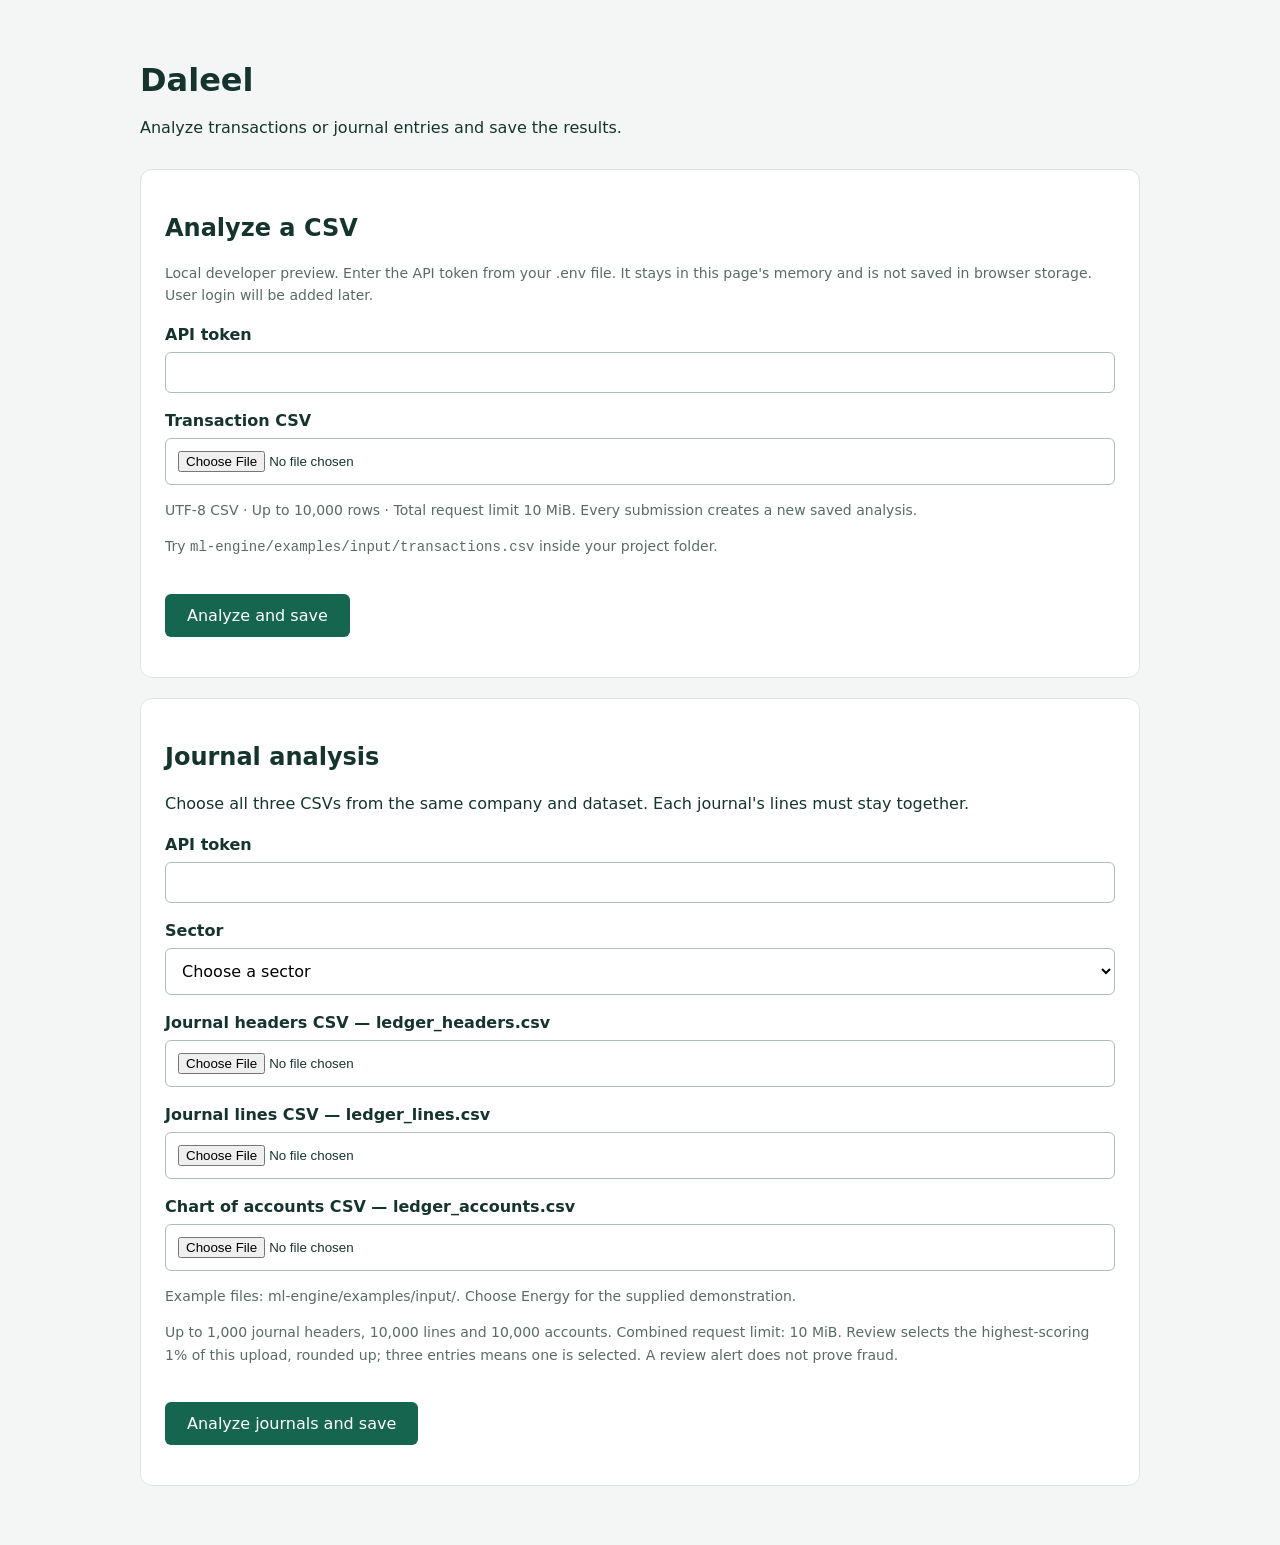
<file: upload.html>
<!doctype html>
<html lang="en">
<meta charset="utf-8">
<meta name="viewport" content="width=device-width, initial-scale=1">
<title>Daleel — Financial analysis</title>
<style>
body{font:16px system-ui,sans-serif;color:#16342e;background:#f3f6f4;margin:0;padding:40px 20px}main{max-width:1000px;margin:auto}header{margin-bottom:28px}h1{font-size:32px;margin-bottom:8px}p{line-height:1.6}section{background:white;border:1px solid #dce5df;border-radius:12px;padding:24px;margin:20px 0}label{display:block;font-weight:600;margin:18px 0 8px}input{box-sizing:border-box;width:100%;padding:12px;border:1px solid #adbeb5;border-radius:6px}button{margin-top:22px;padding:12px 22px;border:0;border-radius:6px;background:#16654e;color:white;font:inherit;cursor:pointer}button:disabled{opacity:.6;cursor:wait}.muted{color:#586c64;font-size:14px}.scroll{overflow-x:auto}table{width:100%;border-collapse:collapse;font-size:14px}th,td{text-align:left;padding:12px;border-bottom:1px solid #e1e8e4}#status{white-space:pre-wrap;overflow-wrap:anywhere}code{overflow-wrap:anywhere}.alert{color:#9c3d14;font-weight:600}
</style>
<style>select{box-sizing:border-box;width:100%;padding:12px;border:1px solid #adbeb5;border-radius:6px;background:white;font:inherit}#ledger-status{white-space:pre-wrap;overflow-wrap:anywhere}</style>
<main>
<header><h1>Daleel</h1><p>Analyze transactions or journal entries and save the results.</p></header>
<section><h2>Analyze a CSV</h2>
<p class="muted">Local developer preview. Enter the API token from your .env file. It stays in this page's memory and is not saved in browser storage. User login will be added later.</p>
<form id="form">
<label for="token">API token</label><input id="token" type="password" autocomplete="off" required spellcheck="false">
<label for="file">Transaction CSV</label><input id="file" type="file" accept=".csv,text/csv" required>
<p class="muted">UTF-8 CSV · Up to 10,000 rows · Total request limit 10 MiB. Every submission creates a new saved analysis.</p>
<p class="muted">Try <code>ml-engine/examples/input/transactions.csv</code> inside your project folder.</p>
<button id="submit">Analyze and save</button></form>
<p id="status" role="status" aria-live="polite"></p></section>
<section id="results" hidden><h2>Saved predictions</h2><p class="muted">Anomaly means review is needed. Scores are model outputs, not guaranteed fraud probabilities. Rule alerts are separate checks.</p><p id="summary"></p><div class="scroll"><table><thead><tr><th>Record</th><th>Prediction</th><th>Model score</th><th>Rule alert</th><th>Rule reasons</th></tr></thead><tbody id="rows"></tbody></table></div></section>
<section><h2>Journal analysis</h2>
<p>Choose all three CSVs from the same company and dataset. Each journal's lines must stay together.</p>
<form id="ledger-form">
<label for="ledger-token">API token</label><input id="ledger-token" type="password" autocomplete="off" required spellcheck="false">
<label for="sector">Sector</label><select id="sector" required><option value="">Choose a sector</option value="energy">Energy</option><option value="healthcare">Healthcare</option><option value="luxurygoods">Luxury goods</option><option value="manufacturing">Manufacturing</option><option value="transport">Transport</option></select>
<label for="headers-file">Journal headers CSV — ledger_headers.csv</label><input id="headers-file" type="file" accept=".csv,text/csv" required>
<label for="lines-file">Journal lines CSV — ledger_lines.csv</label><input id="lines-file" type="file" accept=".csv,text/csv" required>
<label for="accounts-file">Chart of accounts CSV — ledger_accounts.csv</label><input id="accounts-file" type="file" accept=".csv,text/csv" required>
<p class="muted">Example files: ml-engine/examples/input/. Choose Energy for the supplied demonstration.</p>
<p class="muted">Up to 1,000 journal headers, 10,000 lines and 10,000 accounts. Combined request limit: 10 MiB. Review selects the highest-scoring 1% of this upload, rounded up; three entries means one is selected. A review alert does not prove fraud.</p>
<button id="ledger-submit">Analyze journals and save</button>
</form><p id="ledger-status" role="status" aria-live="polite"></p></section>
<section id="ledger-results" hidden><h2>Saved journal results</h2><p id="ledger-summary"></p><p class="muted">Higher anomaly scores mean more unusual entries, not a probability of fraud. Rule alerts are independent accounting checks.</p><div class="scroll"><table><thead><tr><th>Document</th><th>Sector</th><th>Anomaly score</th><th>Review</th><th>Rule alert</th><th>Reasons</th></tr></thead><tbody id="ledger-rows"></tbody></table></div></section>
</main>
<script>
const form=document.querySelector('#form'), status=document.querySelector('#status'), button=document.querySelector('#submit');
form.addEventListener('submit',async event=>{
 event.preventDefault();button.disabled=true;document.querySelector('#results').hidden=true;
 status.textContent='Analyzing your transactions…';
 try{
  const body=new FormData();body.append('file',document.querySelector('#file').files[0]);
  const token=document.querySelector('#token').value.trim();
  if(!/^[\x21-\x7e]{32,}$/.test(token))throw new Error('Paste only the API token value from .env, without quotes or the variable name.');
  const response=await fetch('/analyses/transactions/upload',{method:'POST',headers:{Authorization:'Bearer '+token},body});
  const contentType=response.headers.get('content-type')||'';
  if(!contentType.includes('application/json'))throw new Error('Server returned HTTP '+response.status+'. Check the file size and server terminal.');
  const data=await response.json();
  if(!response.ok)throw new Error(data.error?.message||'Request failed (HTTP '+response.status+')');
  document.querySelector('#summary').textContent=data.count+' transactions saved. Analysis ID: '+data.analysis_id;
  const rows=document.querySelector('#rows');rows.replaceChildren();
  for(const item of data.predictions){const row=document.createElement('tr');for(const value of [item.record_id,item.prediction,Number(item.fraud_score).toFixed(6),item.rule_alert?'Yes':'No',item.rule_reasons||'—']){const cell=document.createElement('td');cell.textContent=value;row.append(cell);}if(item.prediction==='Anomaly')row.className='alert';rows.append(row);}
  document.querySelector('#results').hidden=false;status.textContent='Analysis completed and saved to PostgreSQL.';
 }catch(error){status.textContent=error.message+' If the connection failed, check saved analyses before submitting again.';}
 finally{button.disabled=false;}
});
</script>
<script>
document.querySelector('#ledger-form').addEventListener('submit',async event=>{
 event.preventDefault();
 const button=document.querySelector('#ledger-submit'), status=document.querySelector('#ledger-status');
 button.disabled=true;document.querySelector('#ledger-results').hidden=true;status.textContent='Analyzing your journal entries…';
 try{
  const token=document.querySelector('#ledger-token').value.trim();
  if(!/^[\x21-\x7e]{32,}$/.test(token))throw new Error('Paste only the API token value from .env, without quotes or the variable name.');
  const body=new FormData();body.append('sector',document.querySelector('#sector').value);
  for(const [field,id] of [['headers','headers-file'],['lines','lines-file'],['chart_of_accounts','accounts-file']])body.append(field,document.getElementById(id).files[0]);
  const response=await fetch('/analyses/ledger/upload',{method:'POST',headers:{Authorization:'Bearer '+token},body});
  if(!(response.headers.get('content-type')||'').includes('application/json'))throw new Error('Server returned HTTP '+response.status+'. Check the combined file size and server terminal.');
  const data=await response.json();if(!response.ok)throw new Error(data.error?.message||'Request failed (HTTP '+response.status+')');
  document.querySelector('#ledger-summary').textContent=data.count+' journal entries saved. Analysis ID: '+data.analysis_id;
  const rows=document.querySelector('#ledger-rows');rows.replaceChildren();
  for(const item of data.predictions){const row=document.createElement('tr');for(const value of [item.document_id,item.sector,Number(item.anomaly_score).toFixed(6),item.review_alert?'Yes':'No',item.rule_alert?'Yes':'No',item.rule_reasons||'—']){const cell=document.createElement('td');cell.textContent=value;row.append(cell);}if(item.review_alert||item.rule_alert)row.className='alert';rows.append(row);}
  document.querySelector('#ledger-results').hidden=false;status.textContent='Journal analysis completed and saved to PostgreSQL.';
 }catch(error){status.textContent=error.message+' If the connection failed, check saved analyses before submitting again.';}
 finally{button.disabled=false;}
});
</script>
</html>
</file>
